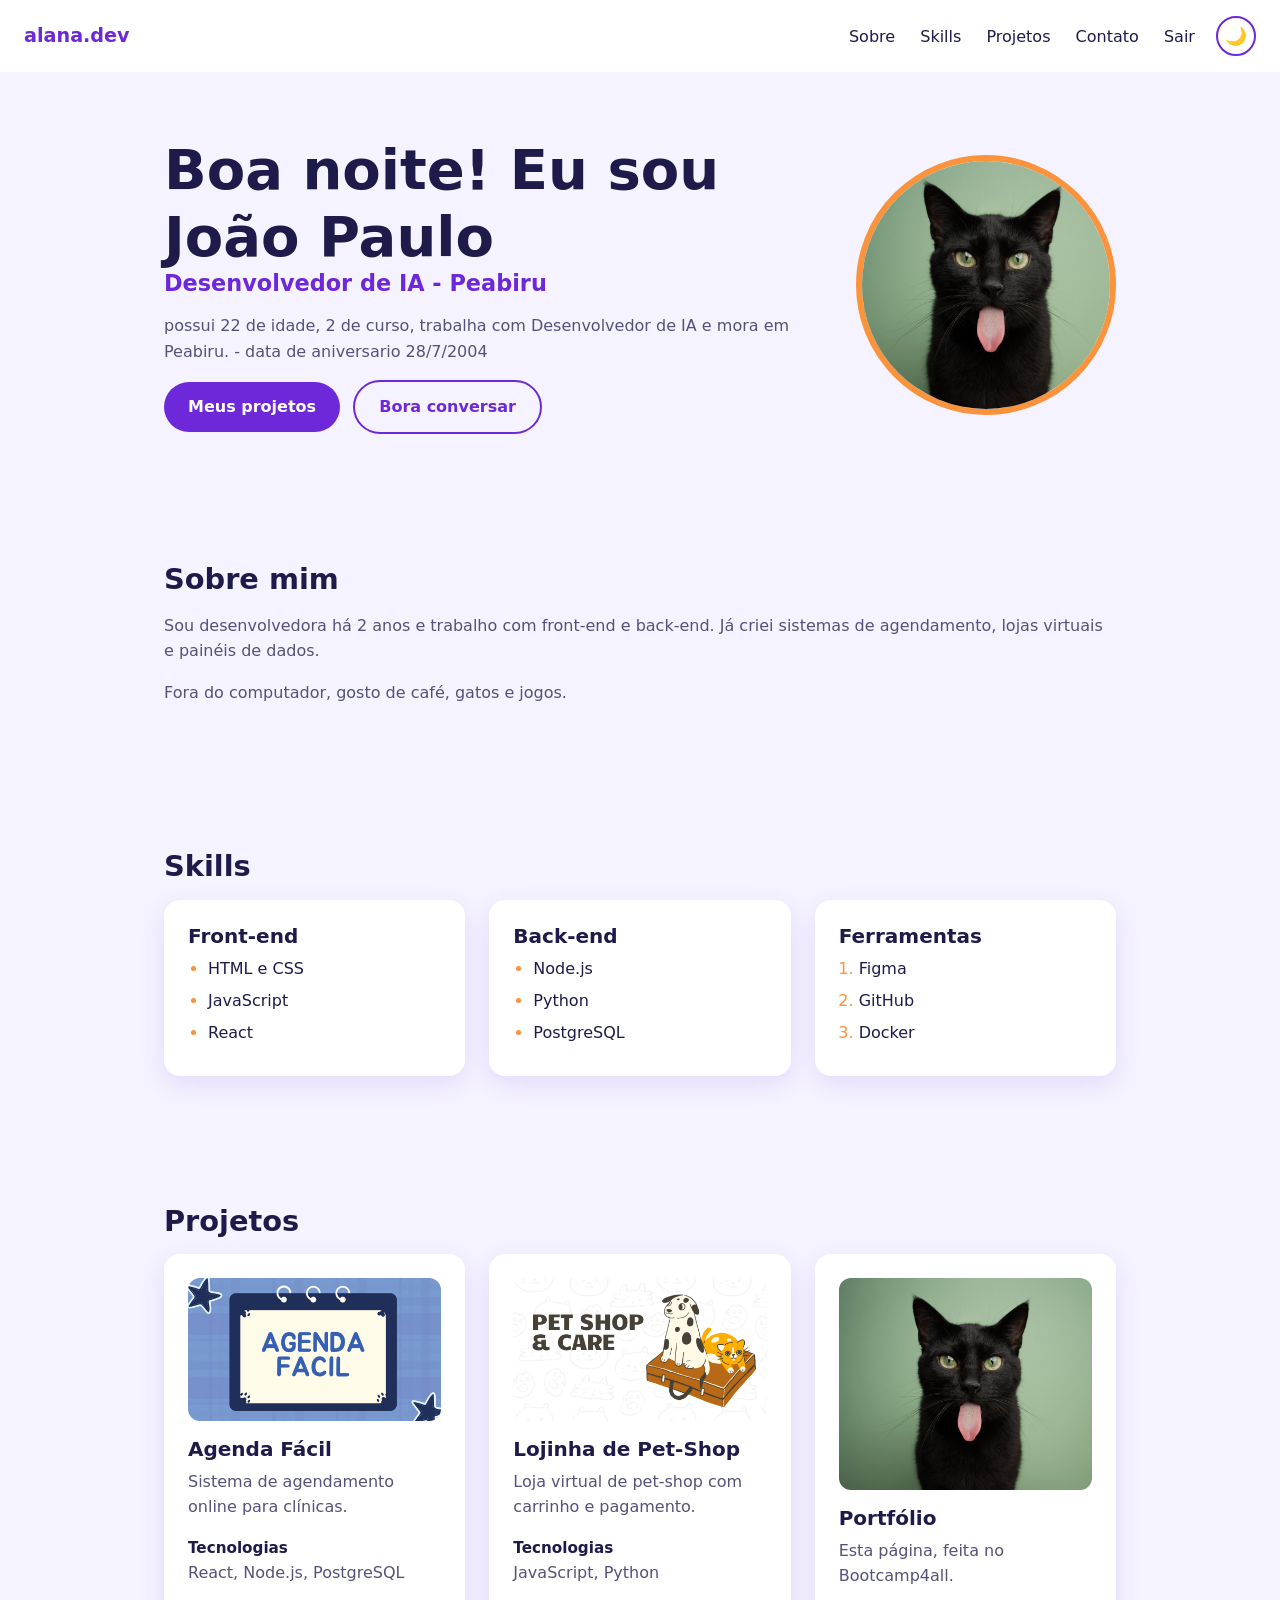
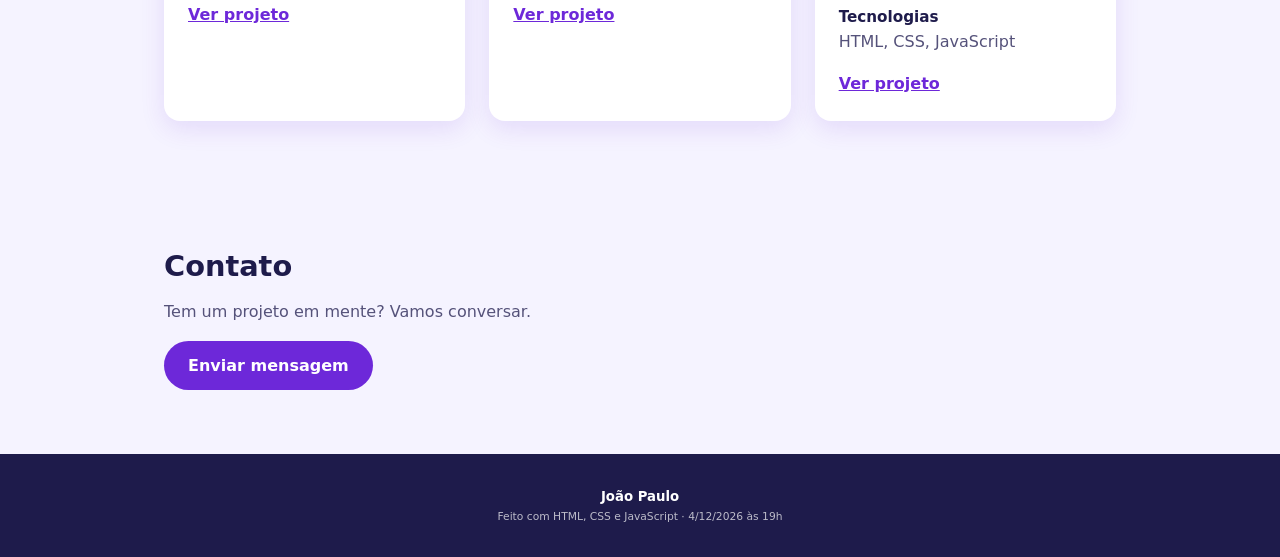
<file: index.html>
<!doctype html>
<html lang="pt-BR">
  <head>
    <meta charset="UTF-8" />
    <meta name="viewport" content="width=device-width, initial-scale=1" />
    <title>Alana | Desenvolvedora Full-Stack</title>
    <link rel="stylesheet" href="style.css" />
  </head>
  <body>
    <header class="topo">
      <a class="logo" href="#inicio">alana.dev</a>
      <nav>
        <a href="#sobre">Sobre</a>
        <a href="#skills">Skills</a>
        <a href="#projetos">Projetos</a>
        <a href="contato.html">Contato</a>
        <a href="login.html">Sair</a>
        <button class="botao-tema" aria-label="Alternar modo escuro">🌙</button>
      </nav>
      <button class="botao-menu" aria-label="Abrir menu" aria-expanded="false">
        ☰
      </button>
    </header>

    <main>
      <!-- AULA 1: h1, p, img, a -->
      <section id="inicio" class="hero container">
        <div class="hero-texto">
          <h1>Oi, eu sou a Alana.</h1>
          <h2>Desenvolvedora full-stack</h2>
          <p>
            Construo do botão na tela até o banco de dados. Gosto de código
            limpo, interfaces claras e projetos que resolvem problemas reais.
          </p>
          <a class="botao" href="#projetos">Ver projetos</a>
          <a class="botao botao-claro" href="#contato">Falar comigo</a>
        </div>
        <img class="foto" src="img/gato.png" alt="Foto da Alana" />
      </section>

      <section id="sobre" class="container sobre">
        <h2>Sobre mim</h2>
        <p>
          Sou desenvolvedora há 2 anos e trabalho com front-end e back-end. Já
          criei sistemas de agendamento, lojas virtuais e painéis de dados.
        </p>
        <p>Fora do computador, gosto de café, gatos e jogos.</p>
      </section>

      <!-- AULA 2: ul e ol -->
      <section id="skills" class="container">
        <h2>Skills</h2>
        <div class="colunas">
          <div class="cartao">
            <h3>Front-end</h3>
            <ul id="lista-front">
              <li>HTML e CSS</li>
              <li>JavaScript</li>
              <li>React</li>
            </ul>
          </div>
          <div class="cartao">
            <h3>Back-end</h3>
            <ul id="lista-back">
              <li>Node.js</li>
              <li>Python</li>
              <li>PostgreSQL</li>
            </ul>
          </div>
          <div class="cartao">
            <h3>Ferramentas</h3>
            <ol id="lista-ferramentas">
              <li>Figma</li>
              <li>GitHub</li>
              <li>Docker</li>
            </ol>
          </div>
        </div>
      </section>

      <section id="projetos" class="container">
        <h2>Projetos</h2>
        <!-- AULA 5: os cards nascem da lista projetos (script.js) -->
        <div class="colunas" id="lista-projetos">
          <article class="cartao">
            <img
              src="img/agenda-facil.png"
              alt="Imagem do projeto Agenda Fácil"
            />
            <h3>Agenda Fácil</h3>
            <p>Sistema de agendamento online para clínicas.</p>
            <h4>Tecnologias</h4>
            <p>React, Node.js, PostgreSQL</p>
            <a href="#">Ver projeto</a>
          </article>
          <article class="cartao">
            <img src="img/pet-shop.png" alt="Imagem do projeto Pet-Shop" />
            <h3>Lojinha de Pet-Shop</h3>
            <p>Loja virtual de pet-shop com carrinho e pagamento.</p>
            <h4>Tecnologias</h4>
            <p>JavaScript, Python</p>
            <a href="#">Ver projeto</a>
          </article>
        </div>
      </section>

      <section id="contato" class="container">
        <h2>Contato</h2>
        <p>Tem um projeto em mente? Vamos conversar.</p>
        <a class="botao" href="contato.html">Enviar mensagem</a>
      </section>
    </main>

    <footer class="rodape">
      <h5>Alana</h5>
      <h6>Feito com HTML e CSS</h6>
    </footer>

    <script src="script.js"></script>
  </body>
</html>
</file>
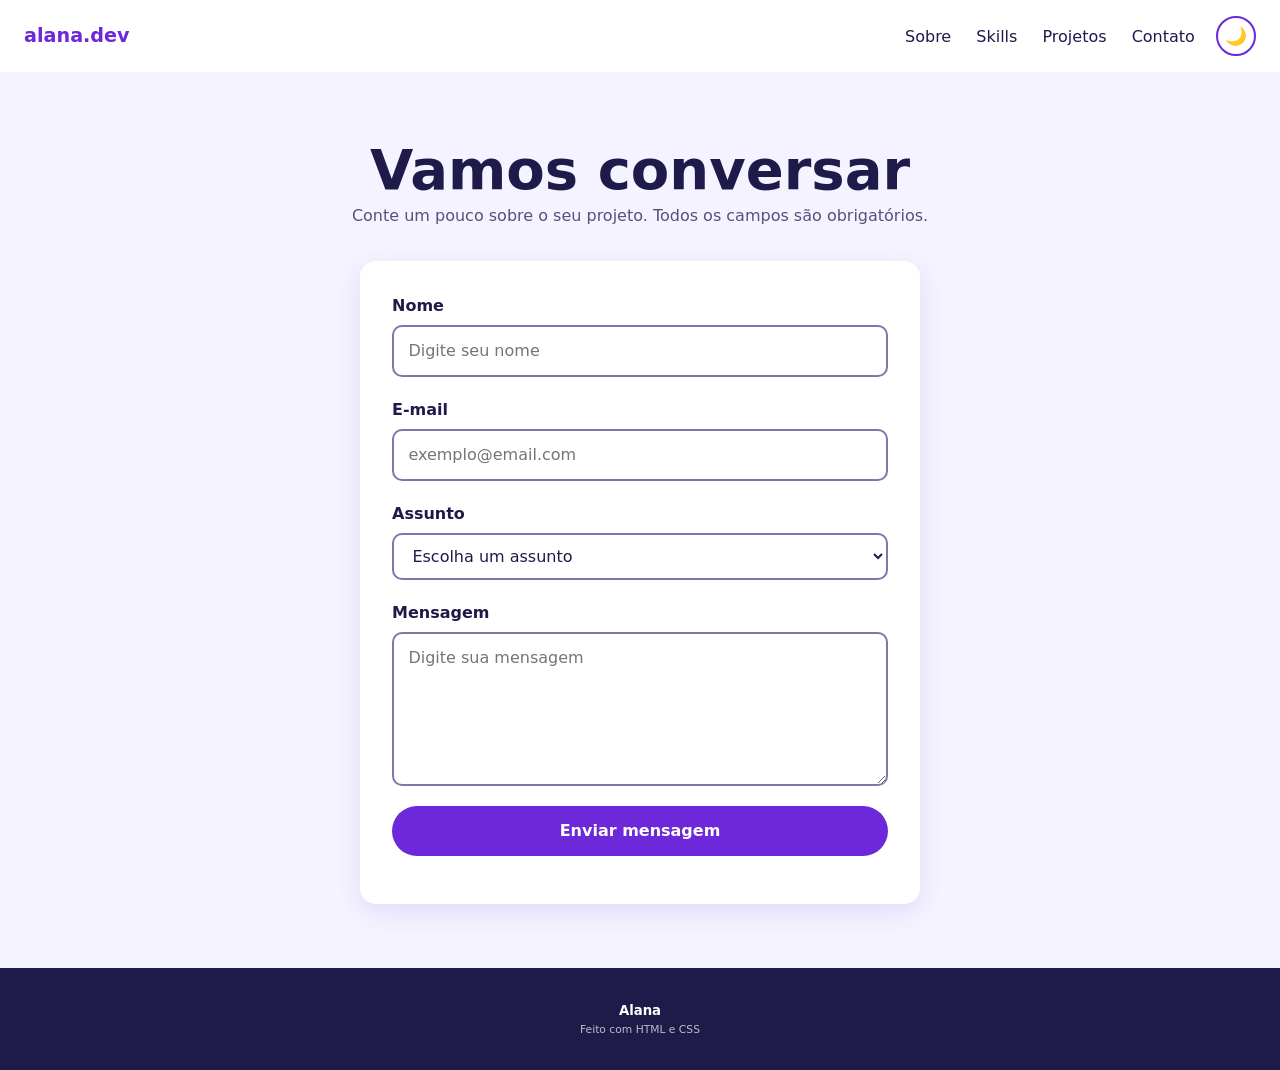
<file: contato.html>
<!DOCTYPE html>
<html lang="pt-BR">
<head>
  <meta charset="UTF-8">
  <meta name="viewport" content="width=device-width, initial-scale=1">
  <title>Alana | Contato</title>
  <link rel="stylesheet" href="style.css">
</head>
<body>

  <header class="topo">
    <a class="logo" href="index.html">alana.dev</a>
    <nav>
      <a href="index.html#sobre">Sobre</a>
      <a href="index.html#skills">Skills</a>
      <a href="index.html#projetos">Projetos</a>
      <a href="contato.html">Contato</a>
      <button class="botao-tema" aria-label="Alternar modo escuro">🌙</button>
    </nav>
    <button class="botao-menu" aria-label="Abrir menu" aria-expanded="false">☰</button>
  </header>

  <main class="container contato-pagina">
    <h1>Vamos conversar</h1>
    <p>Conte um pouco sobre o seu projeto. Todos os campos são obrigatórios.</p>

    <form class="formulario" id="form-contato" novalidate>
      <div class="campo">
        <label for="nome">Nome</label>
        <input type="text" id="nome" name="nome" placeholder="Digite seu nome">
      </div>
      <div class="campo">
        <label for="email">E-mail</label>
        <input type="email" id="email" name="email" placeholder="exemplo@email.com">
      </div>
      <div class="campo">
        <label for="assunto">Assunto</label>
        <select id="assunto" name="assunto">
          <option value="">Escolha um assunto</option>
          <option value="projeto">Quero contratar um projeto</option>
          <option value="duvida">Tenho uma dúvida</option>
          <option value="outro">Outro assunto</option>
        </select>
      </div>
      <div class="campo">
        <label for="mensagem">Mensagem</label>
        <textarea id="mensagem" name="mensagem" rows="5" placeholder="Digite sua mensagem"></textarea>
      </div>
      <button type="submit" class="botao">Enviar mensagem</button>
      <p class="aviso" id="aviso" aria-live="polite"></p>
    </form>
  </main>

  <footer class="rodape">
    <h5>Alana</h5>
    <h6>Feito com HTML e CSS</h6>
  </footer>

  <!-- Esta página não usa o script.js (ele é só da home).
       O layout.js liga o modo escuro e o menu do celular.
       O contato.js confere o formulário (aula 4). -->
  <script src="layout.js"></script>
  <script src="contato.js"></script>

</body>
</html>
</file>
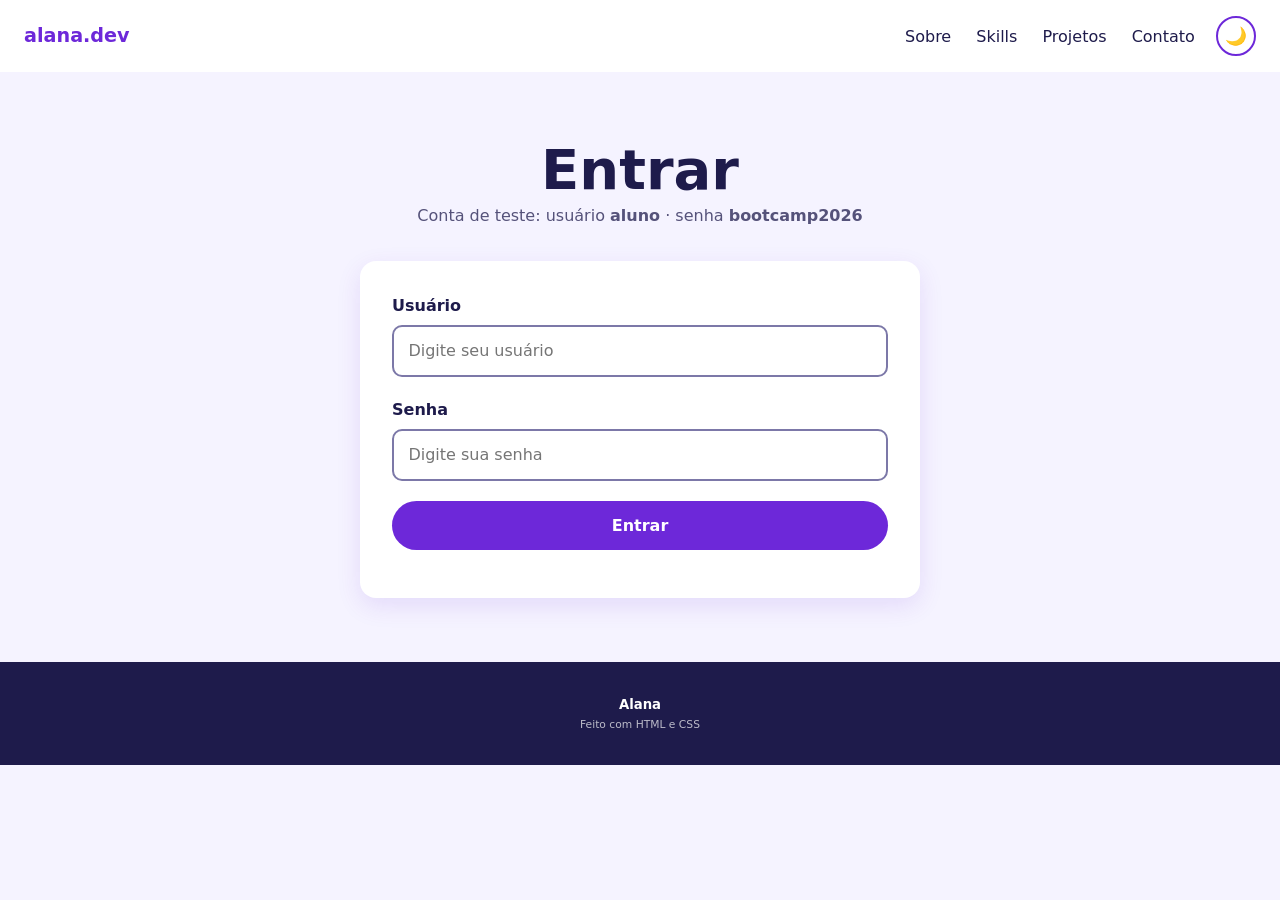
<file: login.html>
<!DOCTYPE html>
<html lang="pt-BR">
<head>
  <meta charset="UTF-8">
  <meta name="viewport" content="width=device-width, initial-scale=1">
  <title>Alana | Entrar</title>
  <link rel="stylesheet" href="style.css">
</head>
<body>

  <!-- O mesmo topo do contato.html: o layout.js liga o 🌙 e o ☰ -->
  <header class="topo">
    <a class="logo" href="index.html">alana.dev</a>
    <nav>
      <a href="index.html#sobre">Sobre</a>
      <a href="index.html#skills">Skills</a>
      <a href="index.html#projetos">Projetos</a>
      <a href="contato.html">Contato</a>
      <button class="botao-tema" aria-label="Alternar modo escuro">🌙</button>
    </nav>
    <button class="botao-menu" aria-label="Abrir menu" aria-expanded="false">☰</button>
  </header>

  <!-- contato-pagina: a mesma arrumação da página de contato
       (título centralizado e o formulário no meio) -->
  <main class="container contato-pagina">
    <h1>Entrar</h1>
    <p>Conta de teste: usuário <strong>aluno</strong> · senha <strong>bootcamp2026</strong></p>

    <!-- Os mesmos ids do login da aula 4: o login.js funciona igual -->
    <form class="formulario" id="form-login" novalidate>
      <div class="campo">
        <label for="usuario">Usuário</label>
        <input type="text" id="usuario" name="usuario" placeholder="Digite seu usuário">
      </div>
      <div class="campo">
        <label for="senha">Senha</label>
        <input type="password" id="senha" name="senha" placeholder="Digite sua senha">
      </div>
      <button type="submit" class="botao">Entrar</button>
      <p class="aviso" id="aviso" aria-live="polite"></p>
    </form>
  </main>

  <footer class="rodape">
    <h5>Alana</h5>
    <h6>Feito com HTML e CSS</h6>
  </footer>

  <!-- layout.js: modo escuro e menu do celular (o mesmo do contato).
       login.js: confere a conta e, se der certo, leva para o index.html -->
  <script src="layout.js"></script>
  <script src="login.js"></script>

</body>
</html>
</file>
<file: style.css>
/* ===== AULA 1: variáveis, reset e tipografia ===== */
:root {
  --fundo: #f5f3ff;
  --superficie: #ffffff;
  --texto: #1e1b4b;
  --texto-suave: #55527a;
  --primaria: #6d28d9;
  --primaria-escura: #5b21b6;
  --destaque: #fb923c;
  --raio: 16px;
  --sombra: 0 8px 24px rgba(109, 40, 217, 0.12);
}

* {
  box-sizing: border-box;
  margin: 0;
  padding: 0;
}

html {
  scroll-behavior: smooth;
}

body {
  font-family: "Segoe UI", system-ui, sans-serif;
  background: var(--fundo);
  color: var(--texto);
  line-height: 1.6;
}

h1,
h2,
h3 {
  line-height: 1.2;
}

h1 {
  font-size: clamp(2.2rem, 6vw, 3.5rem);
}
h2 {
  font-size: 1.8rem;
  margin-bottom: 1rem;
}
h3 {
  font-size: 1.25rem;
  margin-bottom: 0.5rem;
}
h4 {
  font-size: 0.95rem;
  margin-top: 0.75rem;
}

p {
  color: var(--texto-suave);
  margin-bottom: 1rem;
}

a {
  color: var(--primaria);
  font-weight: 600;
}

img {
  max-width: 100%;
  display: block;
}

/* ===== AULA 2: layout com classes ===== */
.container {
  max-width: 1000px;
  margin: 0 auto;
  padding: 4rem 1.5rem;
}

.topo {
  display: flex;
  justify-content: space-between;
  align-items: center;
  padding: 1rem 1.5rem;
  background: var(--superficie);
  position: sticky;
  top: 0;
}

.topo nav a {
  margin-left: 1.25rem;
  text-decoration: none;
  color: var(--texto);
  font-weight: 500;
}

.topo nav a:hover {
  color: var(--primaria);
}

.logo {
  text-decoration: none;
  font-size: 1.2rem;
  font-weight: 700;
}

.hero {
  display: flex;
  align-items: center;
  gap: 3rem;
}

.hero-texto {
  flex: 1;
}

.hero h2 {
  color: var(--primaria);
  font-size: 1.4rem;
}

.foto {
  width: 260px;
  height: 260px;
  object-fit: cover;
  border-radius: 50%;
  border: 6px solid var(--destaque);
}

.botao {
  display: inline-block;
  padding: 0.75rem 1.5rem;
  background: var(--primaria);
  color: #fff;
  border-radius: 999px;
  text-decoration: none;
  margin-right: 0.5rem;
}

.botao:hover {
  background: var(--primaria-escura);
}

.botao-claro {
  background: transparent;
  color: var(--primaria);
  border: 2px solid var(--primaria);
}

.botao-claro:hover {
  background: var(--primaria);
  color: #fff;
}

/* ===== AULA 3: cartões, listas e responsivo ===== */
.colunas {
  display: grid;
  grid-template-columns: repeat(auto-fit, minmax(240px, 1fr));
  gap: 1.5rem;
}

.cartao {
  background: var(--superficie);
  padding: 1.5rem;
  border-radius: var(--raio);
  box-shadow: var(--sombra);
}

.cartao img {
  border-radius: 12px;
  margin-bottom: 1rem;
}

ul,
ol {
  padding-left: 1.25rem;
}

li {
  margin-bottom: 0.4rem;
}

li::marker {
  color: var(--destaque);
}

.rodape {
  text-align: center;
  padding: 2rem 1rem;
  background: var(--texto);
  color: #fff;
}

.rodape h6 {
  font-weight: 400;
  opacity: 0.7;
}

@media (max-width: 700px) {
  .hero {
    flex-direction: column-reverse;
    text-align: center;
  }
  .topo nav a {
    margin-left: 0.75rem;
  }
}

/* ===== PÁGINA DE CONTATO (contato.html) =====
   Estilos do formulário. Ficam antes dos blocos de JavaScript
   abaixo, que continuam "colados no fim" do arquivo. */

.contato-pagina {
  text-align: center;
}

.formulario {
  background-color: var(--superficie);
  padding: 2rem;
  border-radius: var(--raio);
  box-shadow: var(--sombra);
  max-width: 560px;
  margin: 2rem auto 0;
  text-align: left;
}

.campo {
  display: flex;
  flex-direction: column;
  gap: 0.4rem;
  margin-bottom: 1.25rem;
}

label {
  font-weight: 600;
}

input,
select,
textarea {
  font: inherit;
  padding: 0.7rem 0.9rem;
  border: 2px solid #7c78a8;
  border-radius: 10px;
  color: var(--texto);
  background-color: var(--superficie);
}

input:focus-visible,
select:focus-visible,
textarea:focus-visible {
  outline: 3px solid var(--primaria);
  outline-offset: 3px;
}

.formulario .botao {
  width: 100%;
  border: none;
  font: inherit;
  font-weight: 600;
  cursor: pointer;
}

/* ===== JAVASCRIPT — AULA 2: modo escuro =====
   Bloco colado na aula 2 (07/10).

   O JavaScript liga e desliga a classe "modo-escuro" na tag
   <html>. Aqui a gente só troca os valores das variáveis do
   :root — o resto do CSS não muda. */

html.modo-escuro {
  --fundo: #0f0d1f;
  --superficie: #1c1936;
  --texto: #ede9fe;
  --texto-suave: #b8b3d6;
  --primaria: #c4b5fd;
  --primaria-escura: #a78bfa;
}

/* Estas partes usam cores fixas no CSS original,
   então precisam de ajuste no modo escuro */
html.modo-escuro .botao {
  color: var(--fundo);
}
html.modo-escuro .botao-claro {
  color: var(--primaria);
}
html.modo-escuro .botao-claro:hover {
  color: var(--fundo);
}
html.modo-escuro .rodape {
  background: var(--superficie);
  color: var(--texto);
}

body {
  transition:
    background-color 0.3s,
    color 0.3s;
}

/* O botão que o JavaScript vai ouvir */
.botao-tema {
  margin-left: 1rem;
  width: 2.5rem;
  height: 2.5rem;
  font-size: 1.1rem;
  background: none;
  border: 2px solid var(--primaria);
  border-radius: 999px;
  cursor: pointer;
}

/* ===== JAVASCRIPT — AULA 3: menu do celular =====
   Bloco colado na aula 3 (08/10).

   No celular, os links do menu somem e aparece o botão ☰.
   O JavaScript liga e desliga a classe "aberto" no <nav>;
   aqui a gente só diz como o menu fica quando está aberto. */

/* O botão ☰ fica escondido no computador */
.botao-menu {
  display: none;
  width: 2.5rem;
  height: 2.5rem;
  font-size: 1.3rem;
  background: none;
  border: 2px solid var(--primaria);
  border-radius: 10px;
  color: var(--texto);
  cursor: pointer;
}

/* Deixa o menu aberto por cima do conteúdo da página */
.topo {
  z-index: 10;
}

@media (max-width: 700px) {
  .botao-menu {
    display: block;
  }

  /* Menu fechado: escondido */
  .topo nav {
    display: none;
    position: absolute;
    top: 100%;
    left: 0;
    right: 0;
    padding: 0.5rem 1.5rem 1rem;
    background: var(--superficie);
    box-shadow: var(--sombra);
  }

  /* Menu aberto: o JavaScript põe a classe "aberto" */
  .topo nav.aberto {
    display: block;
  }

  .topo nav a {
    display: block;
    margin: 0;
    padding: 0.75rem 0;
  }

  .topo nav .botao-tema {
    margin: 0.5rem 0 0;
  }
}

/* ===== JAVASCRIPT — AULA 4: avisos do formulário =====
   Bloco colado na aula 4 (15/10).

   O JavaScript escreve a resposta no <p id="aviso"> e põe a
   classe "erro" (vermelho) ou "certo" (verde). Aqui a gente
   só diz como cada uma fica. */

.aviso {
  margin-top: 1rem;
  border-radius: 10px;
  font-weight: 600;
}

.aviso.erro {
  padding: 0.75rem 1rem;
  background: #fef2f2;
  color: #b91c1c;
}

.aviso.certo {
  padding: 0.75rem 1rem;
  background: #f0fdf4;
  color: #15803d;
}

/* No modo escuro, as mesmas cores, mais suaves */
html.modo-escuro .aviso.erro { background: #3a1717; color: #fca5a5; }
html.modo-escuro .aviso.certo { background: #14301f; color: #86efac; }
</file>
